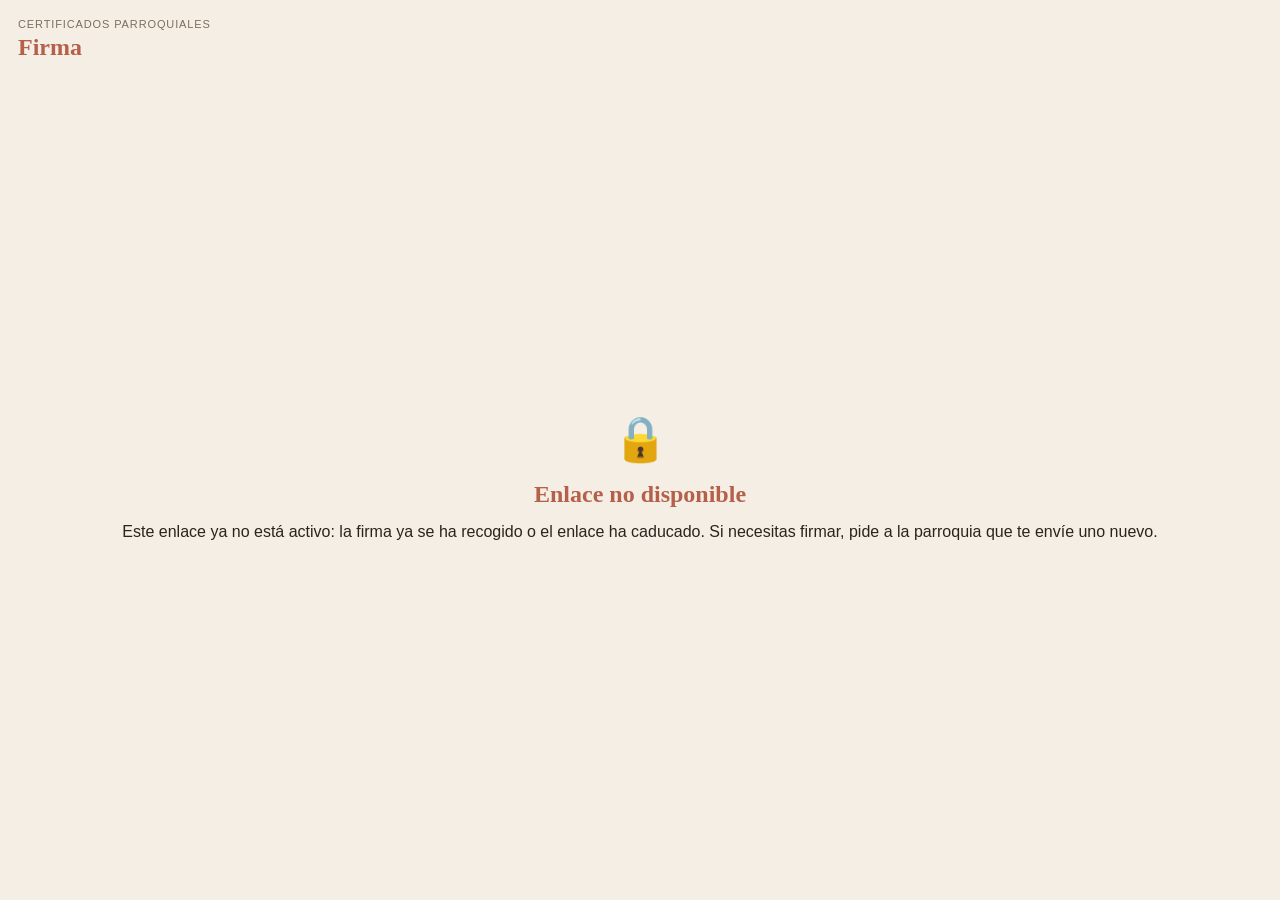
<file: firma/index.html>
<!DOCTYPE html>
<html lang="es">
<head>
<meta charset="utf-8">
<meta name="viewport" content="width=device-width, initial-scale=1, maximum-scale=1, user-scalable=no">
<meta name="robots" content="noindex, nofollow">
<meta name="theme-color" content="#F4EEE4">
<title>Firma · Certificados parroquiales</title>
<style>
  :root { --fondo: #F4EEE4; --papel: #FFFDF9; --tinta: #2A241D; --suave: #7A6E60; --acento: #B5604A; --borde: #E0D6C8; }
  * { box-sizing: border-box; }
  html, body { margin: 0; height: 100%; background: var(--fondo); color: var(--tinta);
    font-family: -apple-system, BlinkMacSystemFont, "Segoe UI", Roboto, Helvetica, Arial, sans-serif; -webkit-text-size-adjust: 100%; }
  body { display: flex; flex-direction: column; min-height: 100dvh; }
  header { padding: 18px 18px 6px; }
  header small { display: block; font-size: 11px; letter-spacing: .08em; text-transform: uppercase; color: var(--suave); }
  h1 { font-family: Georgia, "Times New Roman", serif; font-weight: 600; font-size: 24px; margin: 4px 0 0; color: var(--acento); }
  main { flex: 1; display: flex; flex-direction: column; padding: 8px 18px 18px; gap: 12px; }
  p { margin: 0; line-height: 1.45; }
  .nota { font-size: 13px; color: var(--suave); }
  .lienzo { position: relative; flex: 1; min-height: 220px; background: var(--papel); border: 1.5px dashed var(--borde); border-radius: 14px; touch-action: none; overflow: hidden; }
  .lienzo canvas { position: absolute; inset: 0; width: 100%; height: 100%; touch-action: none; cursor: crosshair; }
  .lienzo .linea { position: absolute; left: 8%; right: 8%; bottom: 26%; border-bottom: 1px solid var(--borde); pointer-events: none; }
  .lienzo .x { position: absolute; left: 6%; bottom: calc(26% + 4px); color: var(--suave); font-size: 20px; pointer-events: none; }
  .lienzo .ayuda { position: absolute; left: 0; right: 0; top: 40%; text-align: center; color: #bfb3a3; font-size: 15px; pointer-events: none; transition: opacity .2s; }
  .botones { display: grid; grid-template-columns: 1fr 2fr; gap: 10px; }
  button { font: inherit; font-weight: 600; font-size: 16px; border-radius: 12px; padding: 14px; border: 1.5px solid var(--borde); background: var(--papel); color: var(--tinta); }
  button.prim { background: var(--acento); border-color: var(--acento); color: #fff; }
  button:disabled { opacity: .5; }
  .centro { flex: 1; display: flex; flex-direction: column; align-items: center; justify-content: center; text-align: center; gap: 12px; padding: 30px 10px; }
  .centro .icono { font-size: 44px; }
  .oculto { display: none !important; }
</style>
</head>
<body>
<header><small id="parroquia">Certificados parroquiales</small><h1 id="titulo">Firma</h1></header>
<main id="cargando"><div class="centro"><p class="nota">Cargando…</p></div></main>

<main id="firmar" class="oculto">
  <p id="texto"></p>
  <p class="nota">Firma con el dedo dentro del recuadro. Si el móvil está en horizontal tendrás más espacio.</p>
  <div class="lienzo" id="lienzo"><canvas id="canvas"></canvas><div class="linea"></div><div class="x">✕</div><div class="ayuda" id="ayuda">Firma aquí</div></div>
  <div class="botones"><button type="button" id="borrar">Borrar</button><button type="button" class="prim" id="enviar" disabled>Enviar firma</button></div>
</main>

<main id="fin" class="oculto"><div class="centro"><div class="icono" id="finIcono">✓</div><h1 id="finTitulo"></h1><p id="finTexto"></p></div></main>

<script src="../config.js"></script>
<script>
(() => {
  const $ = id => document.getElementById(id);
  const token = new URLSearchParams(location.search).get('t') || location.hash.replace(/^#/, '');
  const URL_SERVICIO = window.MENSAJES_URL;
  const llamar = async datos => {
    const r = await fetch(URL_SERVICIO, { method: 'POST', headers: { 'Content-Type': 'text/plain;charset=utf-8' }, body: JSON.stringify(datos) });
    return r.json();
  };
  const mostrar = id => ['cargando', 'firmar', 'fin'].forEach(x => $(x).classList.toggle('oculto', x !== id));
  const fin = (icono, titulo, texto) => { $('finIcono').textContent = icono; $('finTitulo').textContent = titulo; $('finTexto').textContent = texto; mostrar('fin'); };
  const noDisponible = () => fin('🔒', 'Enlace no disponible', 'Este enlace ya no está activo: la firma ya se ha recogido o el enlace ha caducado. Si necesitas firmar, pide a la parroquia que te envíe uno nuevo.');

  /* ---------- Lienzo de firma ---------- */
  const canvas = $('canvas'), ctx = canvas.getContext('2d');
  let trazos = [], actual = null, dpr = 1;
  function ajustar() {
    const r = canvas.getBoundingClientRect();
    dpr = Math.max(1, window.devicePixelRatio || 1);
    canvas.width = Math.round(r.width * dpr); canvas.height = Math.round(r.height * dpr);
    dibujar();
  }
  function dibujar() {
    ctx.setTransform(1, 0, 0, 1, 0, 0);
    ctx.clearRect(0, 0, canvas.width, canvas.height);
    ctx.setTransform(dpr, 0, 0, dpr, 0, 0);
    ctx.lineCap = 'round'; ctx.lineJoin = 'round'; ctx.strokeStyle = '#1b2559'; ctx.lineWidth = 2.6;
    trazos.forEach(t => {
      ctx.beginPath();
      if (t.length === 1) { ctx.arc(t[0].x, t[0].y, 1.4, 0, Math.PI * 2); ctx.fillStyle = '#1b2559'; ctx.fill(); return; }
      ctx.moveTo(t[0].x, t[0].y);
      for (let i = 1; i < t.length - 1; i++) {
        const mx = (t[i].x + t[i + 1].x) / 2, my = (t[i].y + t[i + 1].y) / 2;
        ctx.quadraticCurveTo(t[i].x, t[i].y, mx, my);
      }
      ctx.lineTo(t[t.length - 1].x, t[t.length - 1].y);
      ctx.stroke();
    });
    $('ayuda').style.opacity = trazos.length ? 0 : 1;
    $('enviar').disabled = !trazos.length;
  }
  const punto = e => { const r = canvas.getBoundingClientRect(); return { x: e.clientX - r.left, y: e.clientY - r.top }; };
  canvas.addEventListener('pointerdown', e => { e.preventDefault(); canvas.setPointerCapture(e.pointerId); actual = [punto(e)]; trazos.push(actual); dibujar(); });
  canvas.addEventListener('pointermove', e => {
    if (!actual) return; e.preventDefault();
    (e.getCoalescedEvents ? e.getCoalescedEvents() : [e]).forEach(ev => actual.push(punto(ev)));
    dibujar();
  });
  const soltar = () => { actual = null; };
  canvas.addEventListener('pointerup', soltar); canvas.addEventListener('pointercancel', soltar);
  window.addEventListener('resize', () => {
    // al girar el móvil se reescala la firma para no perderla
    const r0 = { w: canvas.width / dpr, h: canvas.height / dpr };
    const r = canvas.getBoundingClientRect();
    if (r0.w && r0.h && trazos.length) { const k = Math.min(r.width / r0.w, r.height / r0.h); trazos = trazos.map(t => t.map(p => ({ x: p.x * k, y: p.y * k }))); }
    ajustar();
  });
  $('borrar').addEventListener('click', () => { trazos = []; dibujar(); });

  // Firma recortada a su tamaño, con fondo transparente (PNG pequeño)
  function exportar(maxW = 600, maxH = 240) {
    const pts = trazos.flat();
    let x0 = Math.min(...pts.map(p => p.x)), x1 = Math.max(...pts.map(p => p.x));
    let y0 = Math.min(...pts.map(p => p.y)), y1 = Math.max(...pts.map(p => p.y));
    const m = 6; x0 -= m; y0 -= m; x1 += m; y1 += m;
    const w = x1 - x0, h = y1 - y0, k = Math.min(1.5, maxW / w, maxH / h);
    const c = document.createElement('canvas');
    c.width = Math.max(1, Math.round(w * k)); c.height = Math.max(1, Math.round(h * k));
    const g = c.getContext('2d');
    g.setTransform(k, 0, 0, k, -x0 * k, -y0 * k);
    g.lineCap = 'round'; g.lineJoin = 'round'; g.strokeStyle = '#1b2559'; g.fillStyle = '#1b2559'; g.lineWidth = 2.6;
    trazos.forEach(t => {
      g.beginPath();
      if (t.length === 1) { g.arc(t[0].x, t[0].y, 1.4, 0, Math.PI * 2); g.fill(); return; }
      g.moveTo(t[0].x, t[0].y);
      for (let i = 1; i < t.length - 1; i++) g.quadraticCurveTo(t[i].x, t[i].y, (t[i].x + t[i + 1].x) / 2, (t[i].y + t[i + 1].y) / 2);
      g.lineTo(t[t.length - 1].x, t[t.length - 1].y); g.stroke();
    });
    return c.toDataURL('image/png');
  }

  $('enviar').addEventListener('click', async () => {
    const b = $('enviar'); b.disabled = true; b.textContent = 'Enviando…';
    try {
      let firma = exportar();
      if (firma.length > 46000) firma = exportar(420, 170);
      if (firma.length > 46000) firma = exportar(300, 120);
      const r = await llamar({ accion: 'firma_enviar', token, firma });
      if (r.ok) fin('✓', '¡Gracias!', 'Tu firma ha llegado a la parroquia. Ya puedes cerrar esta página.');
      else if (r.error === 'no existe') noDisponible();
      else throw new Error(r.error || 'error');
    } catch (e) {
      b.disabled = false; b.textContent = 'Enviar firma';
      alert('No se pudo enviar la firma. Comprueba la conexión e inténtalo de nuevo.');
    }
  });

  /* ---------- Inicio ---------- */
  (async () => {
    if (!token || !URL_SERVICIO) return noDisponible();
    try {
      const r = await llamar({ accion: 'firma_ver', token });
      if (!r.ok) return noDisponible();
      $('parroquia').textContent = r.parroquia || 'Certificados parroquiales';
      $('titulo').textContent = 'Firma' + (r.nombre ? ' de ' + r.nombre : '');
      $('texto').textContent = `Firma para el expediente matrimonial (${r.quien || 'firma'}). Con ella confirmas que has leído tus respuestas y estás de acuerdo con ellas.`
        + (r.firmada ? ' Ya enviaste una firma: si firmas de nuevo, se sustituye.' : '');
      mostrar('firmar');
      requestAnimationFrame(ajustar);
    } catch (e) {
      fin('⚠️', 'Sin conexión', 'No se ha podido cargar la página. Comprueba la conexión y vuelve a abrir el enlace.');
    }
  })();
})();
</script>
</body>
</html>
</file>
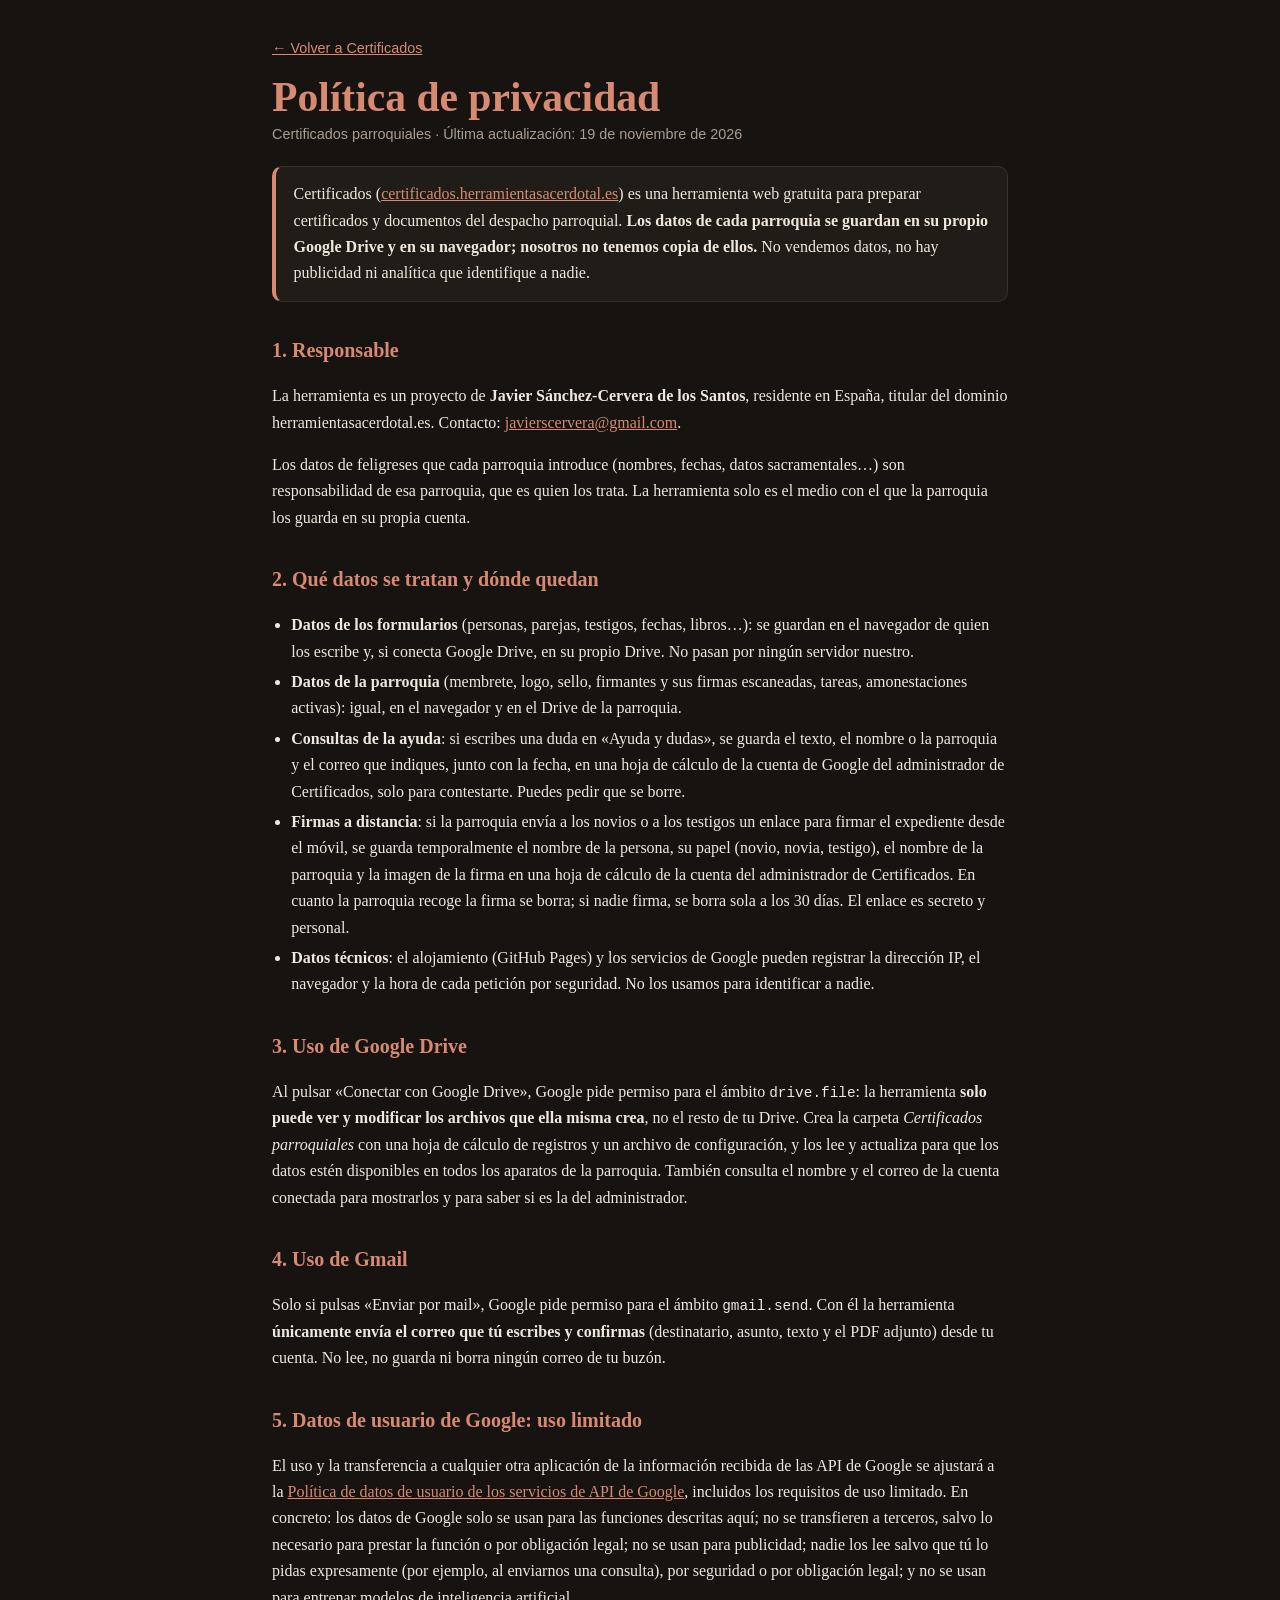
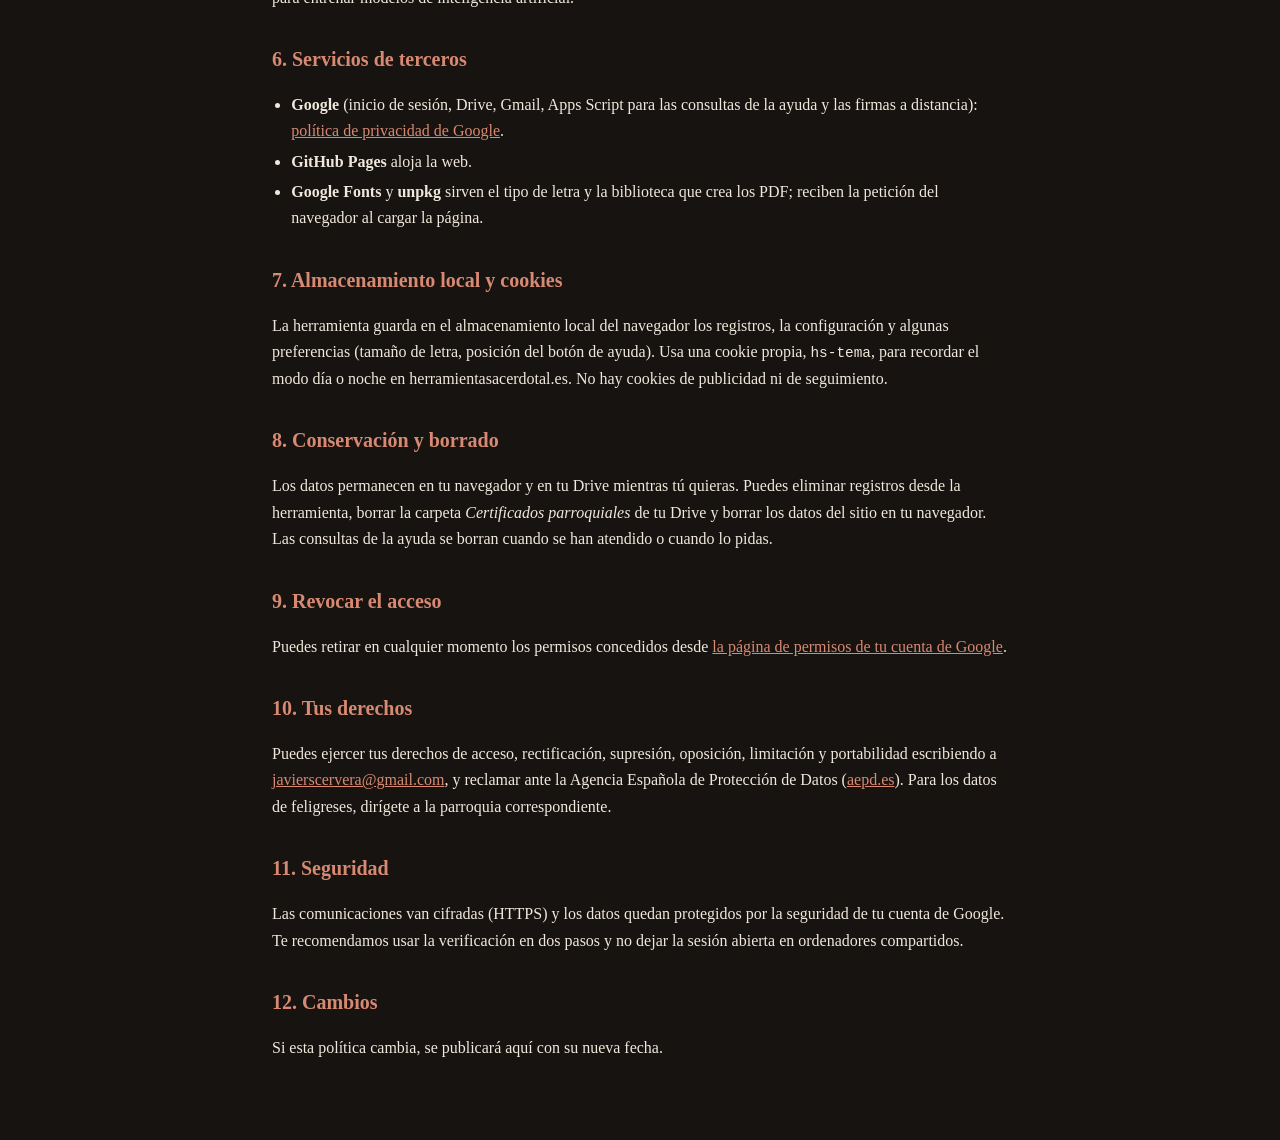
<file: privacidad.html>
<!DOCTYPE html>
<html lang="es">
<head>
<meta charset="utf-8">
<meta name="viewport" content="width=device-width, initial-scale=1">
<title>Política de privacidad · Certificados parroquiales</title>
<script src="tema.js"></script>
<style>
  :root { --bg:#171310; --panel:#201D18; --text:#F0E8DC; --muted:#AA9D8F; --line:#37312B; --accent:#D88972; color-scheme: dark; }
  html[data-tema="claro"] { --bg:#F6F0E7; --panel:#FFFBF5; --text:#2A241D; --muted:#7A6E60; --line:#DDD2C3; --accent:#A4533F; color-scheme: light; }
  * { box-sizing: border-box; }
  body { margin:0; background:var(--bg); color:var(--text); font: 16px/1.65 Georgia, "Times New Roman", serif; padding: 2.2rem 1.2rem 4rem; }
  main { max-width: 46rem; margin: 0 auto; }
  h1 { font-family: "Fraunces", Georgia, serif; color: var(--accent); font-size: clamp(1.8rem, 5vw, 2.6rem); margin: 0 0 .3rem; line-height:1.1; }
  h2 { font-family: "Fraunces", Georgia, serif; color: var(--accent); font-size: 1.25rem; margin: 2rem 0 .5rem; }
  .fecha { color: var(--muted); font: .9rem -apple-system, BlinkMacSystemFont, "Segoe UI", Helvetica, Arial, sans-serif; margin: 0 0 1.5rem; }
  .resumen { background: var(--panel); border: 1px solid var(--line); border-left: 4px solid var(--accent); border-radius: 10px; padding: .9rem 1.1rem; }
  a { color: var(--accent); }
  ul { padding-left: 1.2rem; } li { margin: .25rem 0; }
  code { font-size: .9em; }
  .volver { display:inline-block; margin-bottom: 1.2rem; font: .9rem -apple-system, BlinkMacSystemFont, "Segoe UI", Helvetica, Arial, sans-serif; }
</style>
</head>
<body>
<main>
<a class="volver" href="./">← Volver a Certificados</a>
<h1>Política de privacidad</h1>
<p class="fecha">Certificados parroquiales · Última actualización: 19 de noviembre de 2026</p>
<p class="resumen">Certificados (<a href="https://certificados.herramientasacerdotal.es/">certificados.herramientasacerdotal.es</a>) es una herramienta web gratuita para preparar certificados y documentos del despacho parroquial. <strong>Los datos de cada parroquia se guardan en su propio Google Drive y en su navegador; nosotros no tenemos copia de ellos.</strong> No vendemos datos, no hay publicidad ni analítica que identifique a nadie.</p>

<h2>1. Responsable</h2>
<p>La herramienta es un proyecto de <strong>Javier Sánchez-Cervera de los Santos</strong>, residente en España, titular del dominio herramientasacerdotal.es. Contacto: <a href="mailto:javierscervera@gmail.com">javierscervera@gmail.com</a>.</p>
<p>Los datos de feligreses que cada parroquia introduce (nombres, fechas, datos sacramentales…) son responsabilidad de esa parroquia, que es quien los trata. La herramienta solo es el medio con el que la parroquia los guarda en su propia cuenta.</p>

<h2>2. Qué datos se tratan y dónde quedan</h2>
<ul>
  <li><strong>Datos de los formularios</strong> (personas, parejas, testigos, fechas, libros…): se guardan en el navegador de quien los escribe y, si conecta Google Drive, en su propio Drive. No pasan por ningún servidor nuestro.</li>
  <li><strong>Datos de la parroquia</strong> (membrete, logo, sello, firmantes y sus firmas escaneadas, tareas, amonestaciones activas): igual, en el navegador y en el Drive de la parroquia.</li>
  <li><strong>Consultas de la ayuda</strong>: si escribes una duda en «Ayuda y dudas», se guarda el texto, el nombre o la parroquia y el correo que indiques, junto con la fecha, en una hoja de cálculo de la cuenta de Google del administrador de Certificados, solo para contestarte. Puedes pedir que se borre.</li>
  <li><strong>Firmas a distancia</strong>: si la parroquia envía a los novios o a los testigos un enlace para firmar el expediente desde el móvil, se guarda temporalmente el nombre de la persona, su papel (novio, novia, testigo), el nombre de la parroquia y la imagen de la firma en una hoja de cálculo de la cuenta del administrador de Certificados. En cuanto la parroquia recoge la firma se borra; si nadie firma, se borra sola a los 30 días. El enlace es secreto y personal.</li>
  <li><strong>Datos técnicos</strong>: el alojamiento (GitHub Pages) y los servicios de Google pueden registrar la dirección IP, el navegador y la hora de cada petición por seguridad. No los usamos para identificar a nadie.</li>
</ul>

<h2>3. Uso de Google Drive</h2>
<p>Al pulsar «Conectar con Google Drive», Google pide permiso para el ámbito <code>drive.file</code>: la herramienta <strong>solo puede ver y modificar los archivos que ella misma crea</strong>, no el resto de tu Drive. Crea la carpeta <em>Certificados parroquiales</em> con una hoja de cálculo de registros y un archivo de configuración, y los lee y actualiza para que los datos estén disponibles en todos los aparatos de la parroquia. También consulta el nombre y el correo de la cuenta conectada para mostrarlos y para saber si es la del administrador.</p>

<h2>4. Uso de Gmail</h2>
<p>Solo si pulsas «Enviar por mail», Google pide permiso para el ámbito <code>gmail.send</code>. Con él la herramienta <strong>únicamente envía el correo que tú escribes y confirmas</strong> (destinatario, asunto, texto y el PDF adjunto) desde tu cuenta. No lee, no guarda ni borra ningún correo de tu buzón.</p>

<h2>5. Datos de usuario de Google: uso limitado</h2>
<p>El uso y la transferencia a cualquier otra aplicación de la información recibida de las API de Google se ajustará a la <a href="https://developers.google.com/terms/api-services-user-data-policy">Política de datos de usuario de los servicios de API de Google</a>, incluidos los requisitos de uso limitado. En concreto: los datos de Google solo se usan para las funciones descritas aquí; no se transfieren a terceros, salvo lo necesario para prestar la función o por obligación legal; no se usan para publicidad; nadie los lee salvo que tú lo pidas expresamente (por ejemplo, al enviarnos una consulta), por seguridad o por obligación legal; y no se usan para entrenar modelos de inteligencia artificial.</p>

<h2>6. Servicios de terceros</h2>
<ul>
  <li><strong>Google</strong> (inicio de sesión, Drive, Gmail, Apps Script para las consultas de la ayuda y las firmas a distancia): <a href="https://policies.google.com/privacy">política de privacidad de Google</a>.</li>
  <li><strong>GitHub Pages</strong> aloja la web.</li>
  <li><strong>Google Fonts</strong> y <strong>unpkg</strong> sirven el tipo de letra y la biblioteca que crea los PDF; reciben la petición del navegador al cargar la página.</li>
</ul>

<h2>7. Almacenamiento local y cookies</h2>
<p>La herramienta guarda en el almacenamiento local del navegador los registros, la configuración y algunas preferencias (tamaño de letra, posición del botón de ayuda). Usa una cookie propia, <code>hs-tema</code>, para recordar el modo día o noche en herramientasacerdotal.es. No hay cookies de publicidad ni de seguimiento.</p>

<h2>8. Conservación y borrado</h2>
<p>Los datos permanecen en tu navegador y en tu Drive mientras tú quieras. Puedes eliminar registros desde la herramienta, borrar la carpeta <em>Certificados parroquiales</em> de tu Drive y borrar los datos del sitio en tu navegador. Las consultas de la ayuda se borran cuando se han atendido o cuando lo pidas.</p>

<h2>9. Revocar el acceso</h2>
<p>Puedes retirar en cualquier momento los permisos concedidos desde <a href="https://myaccount.google.com/permissions">la página de permisos de tu cuenta de Google</a>.</p>

<h2>10. Tus derechos</h2>
<p>Puedes ejercer tus derechos de acceso, rectificación, supresión, oposición, limitación y portabilidad escribiendo a <a href="mailto:javierscervera@gmail.com">javierscervera@gmail.com</a>, y reclamar ante la Agencia Española de Protección de Datos (<a href="https://www.aepd.es">aepd.es</a>). Para los datos de feligreses, dirígete a la parroquia correspondiente.</p>

<h2>11. Seguridad</h2>
<p>Las comunicaciones van cifradas (HTTPS) y los datos quedan protegidos por la seguridad de tu cuenta de Google. Te recomendamos usar la verificación en dos pasos y no dejar la sesión abierta en ordenadores compartidos.</p>

<h2>12. Cambios</h2>
<p>Si esta política cambia, se publicará aquí con su nueva fecha.</p>

</main>
</body>
</html>
</file>
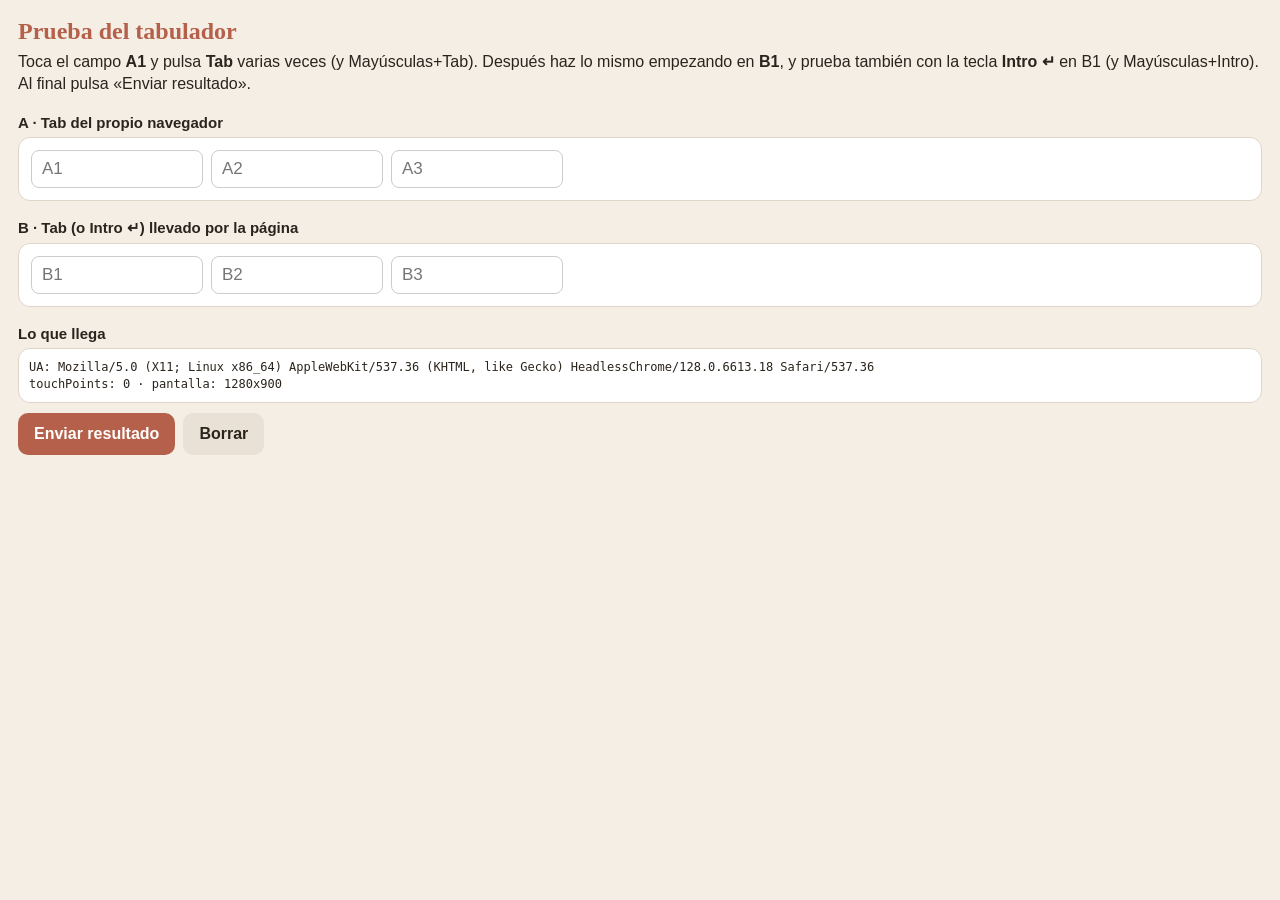
<file: prueba-tab.html>
<!DOCTYPE html>
<html lang="es">
<head>
<meta charset="utf-8">
<meta name="viewport" content="width=device-width, initial-scale=1">
<meta name="robots" content="noindex, nofollow">
<title>Prueba del tabulador</title>
<style>
  body { font-family: -apple-system, BlinkMacSystemFont, "Segoe UI", Roboto, Arial, sans-serif; margin: 0; padding: 18px; background: #F4EEE4; color: #2A241D; }
  h1 { font-family: Georgia, serif; color: #B5604A; font-size: 24px; margin: 0 0 6px; }
  h2 { font-size: 15px; margin: 18px 0 6px; }
  p { margin: 4px 0; line-height: 1.4; }
  .caja { background: #fff; border: 1px solid #E0D6C8; border-radius: 12px; padding: 12px; }
  .fila { display: flex; gap: 8px; flex-wrap: wrap; }
  input { font-size: 17px; padding: 8px 10px; border: 1.5px solid #ccc; border-radius: 8px; width: 150px; }
  input:focus { border-color: #B5604A; outline: 3px solid #f0c9bd; }
  #log { font: 12px/1.4 ui-monospace, Menlo, monospace; white-space: pre-wrap; max-height: 260px; overflow: auto; background: #fff; border: 1px solid #E0D6C8; border-radius: 12px; padding: 10px; }
  button { font-size: 16px; font-weight: 600; padding: 12px 16px; border-radius: 10px; border: 0; background: #B5604A; color: #fff; }
  button.sec { background: #e9e1d5; color: #2A241D; }
</style>
</head>
<body>
<h1>Prueba del tabulador</h1>
<p>Toca el campo <b>A1</b> y pulsa <b>Tab</b> varias veces (y Mayúsculas+Tab). Después haz lo mismo empezando en <b>B1</b>, y prueba también con la tecla <b>Intro ↵</b> en B1 (y Mayúsculas+Intro). Al final pulsa «Enviar resultado».</p>

<h2>A · Tab del propio navegador</h2>
<div class="caja"><form class="fila" onsubmit="return false"><input id="A1" placeholder="A1"><input id="A2" placeholder="A2"><input id="A3" placeholder="A3"></form></div>

<h2>B · Tab (o Intro ↵) llevado por la página</h2>
<div class="caja"><div class="fila"><input id="B1" placeholder="B1" data-b><input id="B2" placeholder="B2" data-b><input id="B3" placeholder="B3" data-b></div></div>

<h2>Lo que llega</h2>
<div id="log"></div>
<p class="fila" style="margin-top:10px"><button id="enviar">Enviar resultado</button><button class="sec" id="limpiar">Borrar</button></p>
<p id="estado"></p>

<script src="config.js"></script>
<script>
  const log = [];
  const id = el => el && el !== document.body ? (el.id || el.tagName) : 'BODY';
  const apuntar = t => { log.push(t); const l = document.getElementById('log'); l.textContent = log.join('\n'); l.scrollTop = l.scrollHeight; };
  apuntar(`UA: ${navigator.userAgent}`);
  apuntar(`touchPoints: ${navigator.maxTouchPoints} · pantalla: ${screen.width}x${screen.height}`);
  ['keydown', 'keyup'].forEach(tipo => document.addEventListener(tipo, e => {
    apuntar(`${tipo} key="${e.key}" code="${e.code}" keyCode=${e.keyCode} shift=${e.shiftKey} en ${id(e.target)}`);
  }, true));
  document.addEventListener('focusin', e => apuntar(`  foco → ${id(e.target)}`));
  // B: la página mueve el foco al pulsar Tab
  document.addEventListener('keydown', e => {
    if (!(e.key === 'Tab' || e.keyCode === 9 || e.key === 'Enter')) return;
    const bs = [...document.querySelectorAll('[data-b]')], i = bs.indexOf(document.activeElement);
    if (i < 0) return;
    e.preventDefault();
    const j = (i + (e.shiftKey ? -1 : 1) + bs.length) % bs.length;
    bs[j].focus();
    setTimeout(() => apuntar(`  (página) pedido ${bs[j].id}, activo ahora ${id(document.activeElement)}`), 0);
  });
  document.getElementById('limpiar').onclick = () => { log.length = 2; apuntar('— borrado —'); };
  document.getElementById('enviar').onclick = async () => {
    const est = document.getElementById('estado'); est.textContent = 'Enviando…';
    try {
      const r = await fetch(window.MENSAJES_URL, { method: 'POST', headers: { 'Content-Type': 'text/plain;charset=utf-8' },
        body: JSON.stringify({ accion: 'enviar', nombre: 'Prueba del tabulador', parroquia: 'iPad', email: '', mensaje: log.join('\n').slice(0, 4900), web: location.href }) }).then(x => x.json());
      est.textContent = r.ok ? '✓ Enviado. Gracias.' : 'No se pudo enviar.';
    } catch (e) { est.textContent = 'No se pudo enviar: ' + e.message; }
  };
</script>
</body>
</html>
</file>
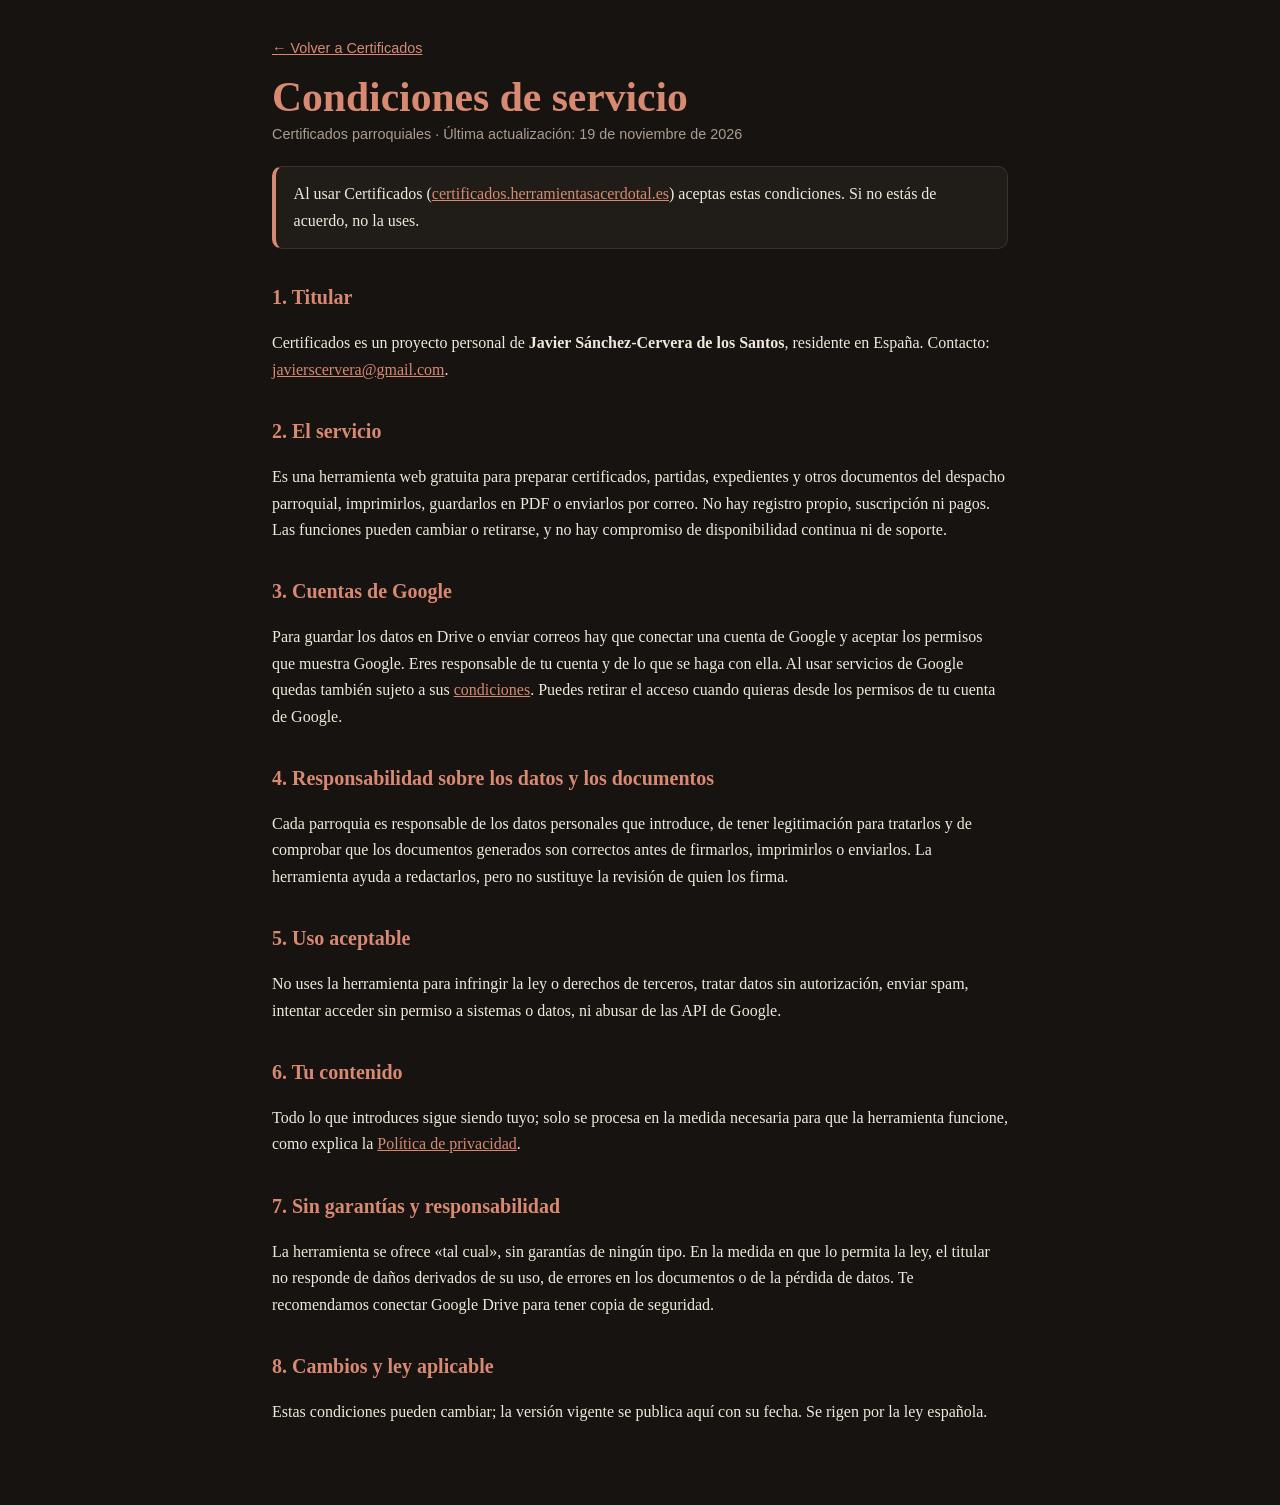
<file: terminos.html>
<!DOCTYPE html>
<html lang="es">
<head>
<meta charset="utf-8">
<meta name="viewport" content="width=device-width, initial-scale=1">
<title>Condiciones de servicio · Certificados parroquiales</title>
<script src="tema.js"></script>
<style>
  :root { --bg:#171310; --panel:#201D18; --text:#F0E8DC; --muted:#AA9D8F; --line:#37312B; --accent:#D88972; color-scheme: dark; }
  html[data-tema="claro"] { --bg:#F6F0E7; --panel:#FFFBF5; --text:#2A241D; --muted:#7A6E60; --line:#DDD2C3; --accent:#A4533F; color-scheme: light; }
  * { box-sizing: border-box; }
  body { margin:0; background:var(--bg); color:var(--text); font: 16px/1.65 Georgia, "Times New Roman", serif; padding: 2.2rem 1.2rem 4rem; }
  main { max-width: 46rem; margin: 0 auto; }
  h1 { font-family: "Fraunces", Georgia, serif; color: var(--accent); font-size: clamp(1.8rem, 5vw, 2.6rem); margin: 0 0 .3rem; line-height:1.1; }
  h2 { font-family: "Fraunces", Georgia, serif; color: var(--accent); font-size: 1.25rem; margin: 2rem 0 .5rem; }
  .fecha { color: var(--muted); font: .9rem -apple-system, BlinkMacSystemFont, "Segoe UI", Helvetica, Arial, sans-serif; margin: 0 0 1.5rem; }
  .resumen { background: var(--panel); border: 1px solid var(--line); border-left: 4px solid var(--accent); border-radius: 10px; padding: .9rem 1.1rem; }
  a { color: var(--accent); }
  ul { padding-left: 1.2rem; } li { margin: .25rem 0; }
  code { font-size: .9em; }
  .volver { display:inline-block; margin-bottom: 1.2rem; font: .9rem -apple-system, BlinkMacSystemFont, "Segoe UI", Helvetica, Arial, sans-serif; }
</style>
</head>
<body>
<main>
<a class="volver" href="./">← Volver a Certificados</a>
<h1>Condiciones de servicio</h1>
<p class="fecha">Certificados parroquiales · Última actualización: 19 de noviembre de 2026</p>
<p class="resumen">Al usar Certificados (<a href="https://certificados.herramientasacerdotal.es/">certificados.herramientasacerdotal.es</a>) aceptas estas condiciones. Si no estás de acuerdo, no la uses.</p>

<h2>1. Titular</h2>
<p>Certificados es un proyecto personal de <strong>Javier Sánchez-Cervera de los Santos</strong>, residente en España. Contacto: <a href="mailto:javierscervera@gmail.com">javierscervera@gmail.com</a>.</p>

<h2>2. El servicio</h2>
<p>Es una herramienta web gratuita para preparar certificados, partidas, expedientes y otros documentos del despacho parroquial, imprimirlos, guardarlos en PDF o enviarlos por correo. No hay registro propio, suscripción ni pagos. Las funciones pueden cambiar o retirarse, y no hay compromiso de disponibilidad continua ni de soporte.</p>

<h2>3. Cuentas de Google</h2>
<p>Para guardar los datos en Drive o enviar correos hay que conectar una cuenta de Google y aceptar los permisos que muestra Google. Eres responsable de tu cuenta y de lo que se haga con ella. Al usar servicios de Google quedas también sujeto a sus <a href="https://policies.google.com/terms">condiciones</a>. Puedes retirar el acceso cuando quieras desde los permisos de tu cuenta de Google.</p>

<h2>4. Responsabilidad sobre los datos y los documentos</h2>
<p>Cada parroquia es responsable de los datos personales que introduce, de tener legitimación para tratarlos y de comprobar que los documentos generados son correctos antes de firmarlos, imprimirlos o enviarlos. La herramienta ayuda a redactarlos, pero no sustituye la revisión de quien los firma.</p>

<h2>5. Uso aceptable</h2>
<p>No uses la herramienta para infringir la ley o derechos de terceros, tratar datos sin autorización, enviar spam, intentar acceder sin permiso a sistemas o datos, ni abusar de las API de Google.</p>

<h2>6. Tu contenido</h2>
<p>Todo lo que introduces sigue siendo tuyo; solo se procesa en la medida necesaria para que la herramienta funcione, como explica la <a href="privacidad.html">Política de privacidad</a>.</p>

<h2>7. Sin garantías y responsabilidad</h2>
<p>La herramienta se ofrece «tal cual», sin garantías de ningún tipo. En la medida en que lo permita la ley, el titular no responde de daños derivados de su uso, de errores en los documentos o de la pérdida de datos. Te recomendamos conectar Google Drive para tener copia de seguridad.</p>

<h2>8. Cambios y ley aplicable</h2>
<p>Estas condiciones pueden cambiar; la versión vigente se publica aquí con su fecha. Se rigen por la ley española.</p>

</main>
</body>
</html>
</file>
